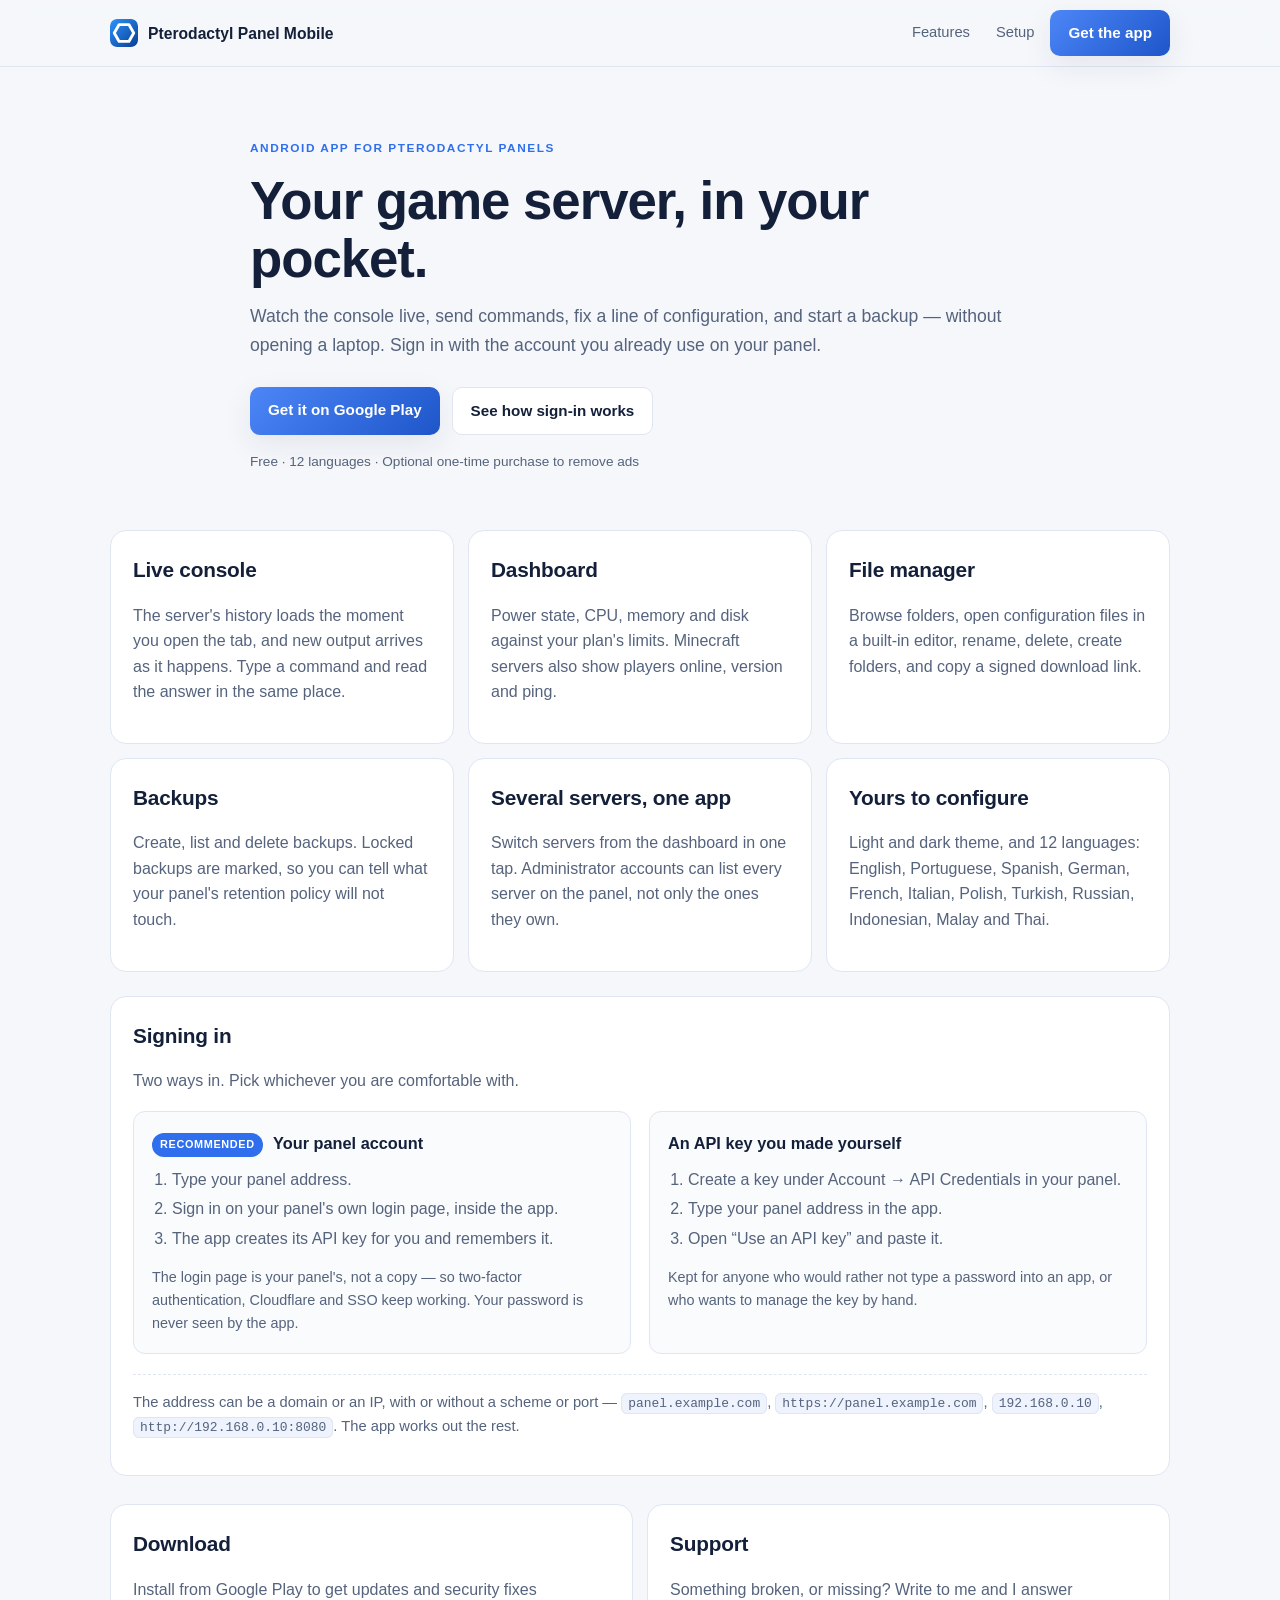
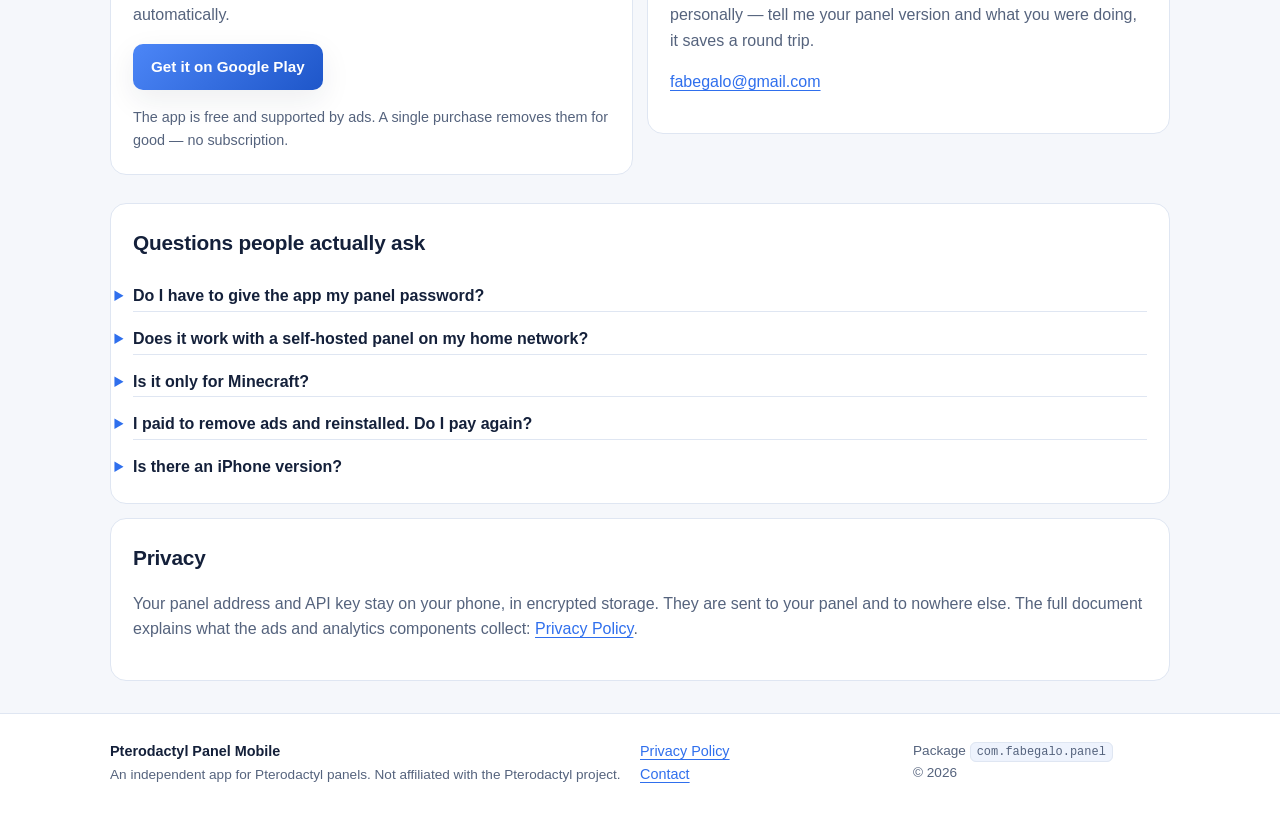
<file: index.html>
<!doctype html>
<html lang="en-US">
  <head>
    <meta charset="UTF-8" />
    <meta name="viewport" content="width=device-width, initial-scale=1.0" />
    <meta name="color-scheme" content="light dark" />
    <title>Pterodactyl Panel Mobile — manage your game server from your phone</title>
    <meta
      name="description"
      content="Android app for Pterodactyl panels. Watch the console live, send commands, edit configuration files, and create backups from your phone. Sign in with your panel account — no API key needed."
    />
    <link rel="canonical" href="https://fabegalo.github.io/pterodactyl-panel-site/" />

    <!-- Link previews. Most people meet this page as a URL pasted into a
         Discord server, and without these it arrives as a bare blue link. -->
    <meta property="og:type" content="website" />
    <meta property="og:title" content="Pterodactyl Panel Mobile" />
    <meta
      property="og:description"
      content="Watch the console live, send commands, edit files, and create backups for your game server — from your phone."
    />
    <meta property="og:image" content="https://fabegalo.github.io/pterodactyl-panel-site/og-image.png" />
    <meta property="og:image:width" content="1200" />
    <meta property="og:image:height" content="630" />
    <meta property="og:url" content="https://fabegalo.github.io/pterodactyl-panel-site/" />
    <meta name="twitter:card" content="summary_large_image" />

    <!-- The tab mark is the hexagon alone. The full app icon has the sliders
         and the bird in it too, which is right at launcher size and unreadable
         once a browser draws it at 16px. The home-screen icon keeps the full
         artwork, because 180px has room for it. -->
    <link rel="icon" href="./favicon.svg" type="image/svg+xml" />
    <link rel="icon" href="./favicon-32.png" sizes="32x32" />
    <link rel="icon" href="./favicon-16.png" sizes="16x16" />
    <link rel="apple-touch-icon" href="./icon-180.png" />
    <link rel="stylesheet" href="styles.css" />

    <!-- Tells Google this page is about an app, so the result can carry the
         icon and the store link rather than a plain title. -->
    <script type="application/ld+json">
      {
        "@context": "https://schema.org",
        "@type": "SoftwareApplication",
        "name": "Pterodactyl Panel Mobile",
        "operatingSystem": "Android",
        "applicationCategory": "UtilitiesApplication",
        "url": "https://play.google.com/store/apps/details?id=com.fabegalo.panel",
        "offers": { "@type": "Offer", "price": "0", "priceCurrency": "USD" }
      }
    </script>
  </head>
  <body>
    <a class="skip" href="#main">Skip to content</a>

    <header class="site-header">
      <div class="wrap">
        <a class="brand" href="#top">
          <img src="./favicon.svg" alt="" width="28" height="28" />
          <span>Pterodactyl Panel Mobile</span>
        </a>
        <nav class="actions" aria-label="Main">
          <a class="nav-link" href="#features">Features</a>
          <a class="nav-link" href="#setup">Setup</a>
          <a class="btn btn-main" href="#download">Get the app</a>
        </nav>
      </div>
    </header>

    <main id="main">
      <section class="hero wrap" id="top">
        <p class="eyebrow">Android app for Pterodactyl panels</p>
        <h1>Your game server, in your pocket.</h1>
        <p class="lead">
          Watch the console live, send commands, fix a line of configuration, and start a
          backup — without opening a laptop. Sign in with the account you already use on
          your panel.
        </p>
        <div class="hero-cta">
          <a class="btn btn-main" href="https://play.google.com/store/apps/details?id=com.fabegalo.panel" target="_blank" rel="noreferrer">
            Get it on Google Play
          </a>
          <a class="btn btn-soft" href="#setup">See how sign-in works</a>
        </div>
        <p class="micro">Free · 12 languages · Optional one-time purchase to remove ads</p>
      </section>

      <section class="wrap cards" id="features" aria-label="Features">
        <article class="card">
          <h2>Live console</h2>
          <p>
            The server's history loads the moment you open the tab, and new output arrives as
            it happens. Type a command and read the answer in the same place.
          </p>
        </article>
        <article class="card">
          <h2>Dashboard</h2>
          <p>
            Power state, CPU, memory and disk against your plan's limits. Minecraft servers
            also show players online, version and ping.
          </p>
        </article>
        <article class="card">
          <h2>File manager</h2>
          <p>
            Browse folders, open configuration files in a built-in editor, rename, delete,
            create folders, and copy a signed download link.
          </p>
        </article>
        <article class="card">
          <h2>Backups</h2>
          <p>
            Create, list and delete backups. Locked backups are marked, so you can tell what
            your panel's retention policy will not touch.
          </p>
        </article>
        <article class="card">
          <h2>Several servers, one app</h2>
          <p>
            Switch servers from the dashboard in one tap. Administrator accounts can list
            every server on the panel, not only the ones they own.
          </p>
        </article>
        <article class="card">
          <h2>Yours to configure</h2>
          <p>
            Light and dark theme, and 12 languages: English, Portuguese, Spanish, German,
            French, Italian, Polish, Turkish, Russian, Indonesian, Malay and Thai.
          </p>
        </article>
      </section>

      <section class="wrap panel" id="setup">
        <h2>Signing in</h2>
        <p>Two ways in. Pick whichever you are comfortable with.</p>

        <div class="ways">
          <div class="way">
            <h3><span class="badge">Recommended</span> Your panel account</h3>
            <ol>
              <li>Type your panel address.</li>
              <li>Sign in on your panel's own login page, inside the app.</li>
              <li>The app creates its API key for you and remembers it.</li>
            </ol>
            <p class="note">
              The login page is your panel's, not a copy — so two-factor authentication,
              Cloudflare and SSO keep working. Your password is never seen by the app.
            </p>
          </div>

          <div class="way">
            <h3>An API key you made yourself</h3>
            <ol>
              <li>Create a key under Account → API Credentials in your panel.</li>
              <li>Type your panel address in the app.</li>
              <li>Open “Use an API key” and paste it.</li>
            </ol>
            <p class="note">
              Kept for anyone who would rather not type a password into an app, or who wants
              to manage the key by hand.
            </p>
          </div>
        </div>

        <p class="hint">
          The address can be a domain or an IP, with or without a scheme or port —
          <code>panel.example.com</code>, <code>https://panel.example.com</code>,
          <code>192.168.0.10</code>, <code>http://192.168.0.10:8080</code>. The app works
          out the rest.
        </p>
      </section>

      <section class="wrap split" id="download">
        <div class="panel">
          <h2>Download</h2>
          <p>Install from Google Play to get updates and security fixes automatically.</p>
          <p>
            <a class="btn btn-main" href="https://play.google.com/store/apps/details?id=com.fabegalo.panel" target="_blank" rel="noreferrer">
              Get it on Google Play
            </a>
          </p>
          <p class="note">
            The app is free and supported by ads. A single purchase removes them for good —
            no subscription.
          </p>
        </div>
        <div class="panel">
          <h2>Support</h2>
          <p>
            Something broken, or missing? Write to me and I answer personally — tell me your
            panel version and what you were doing, it saves a round trip.
          </p>
          <p>
            <a class="link" href="mailto:fabegalo@gmail.com">fabegalo@gmail.com</a>
          </p>
        </div>
      </section>

      <section class="wrap panel" id="faq">
        <h2>Questions people actually ask</h2>

        <details>
          <summary>Do I have to give the app my panel password?</summary>
          <p>
            No. The app opens your panel's real login page and never reads what you type into
            it. What it keeps afterwards is an API key, stored in the phone's encrypted
            keystore.
          </p>
        </details>

        <details>
          <summary>Does it work with a self-hosted panel on my home network?</summary>
          <p>
            Yes, as long as your phone can reach it. Plain <code>http://</code> addresses and
            custom ports are supported.
          </p>
        </details>

        <details>
          <summary>Is it only for Minecraft?</summary>
          <p>
            No. Anything Pterodactyl hosts works: console, files, backups and power controls
            are the same everywhere. The extra card with players and ping only appears for
            Minecraft servers, because that is where the query protocol exists.
          </p>
        </details>

        <details>
          <summary>I paid to remove ads and reinstalled. Do I pay again?</summary>
          <p>
            No. The purchase is tied to your Google account. Reinstall, open the app, and it
            restores itself; there is also a restore button on the Remove Ads screen.
          </p>
        </details>

        <details>
          <summary>Is there an iPhone version?</summary>
          <p>Not yet. The app is Android only for now.</p>
        </details>
      </section>

      <section class="wrap panel" id="legal">
        <h2>Privacy</h2>
        <p>
          Your panel address and API key stay on your phone, in encrypted storage. They are
          sent to your panel and to nowhere else. The full document explains what the ads and
          analytics components collect:
          <a class="link" href="./privacy-policy.html">Privacy Policy</a>.
        </p>
      </section>
    </main>

    <footer class="site-footer">
      <div class="wrap footer-grid">
        <p><strong>Pterodactyl Panel Mobile</strong><br /><span class="micro">An independent app for Pterodactyl panels. Not affiliated with the Pterodactyl project.</span></p>
        <p>
          <a class="link" href="./privacy-policy.html">Privacy Policy</a><br />
          <a class="link" href="mailto:fabegalo@gmail.com">Contact</a>
        </p>
        <p class="micro">
          Package <code>com.fabegalo.panel</code><br />
          <span id="year"></span>
        </p>
      </div>
    </footer>

    <script>
      document.getElementById('year').textContent = '© ' + new Date().getFullYear();
    </script>
  </body>
</html>
</file>
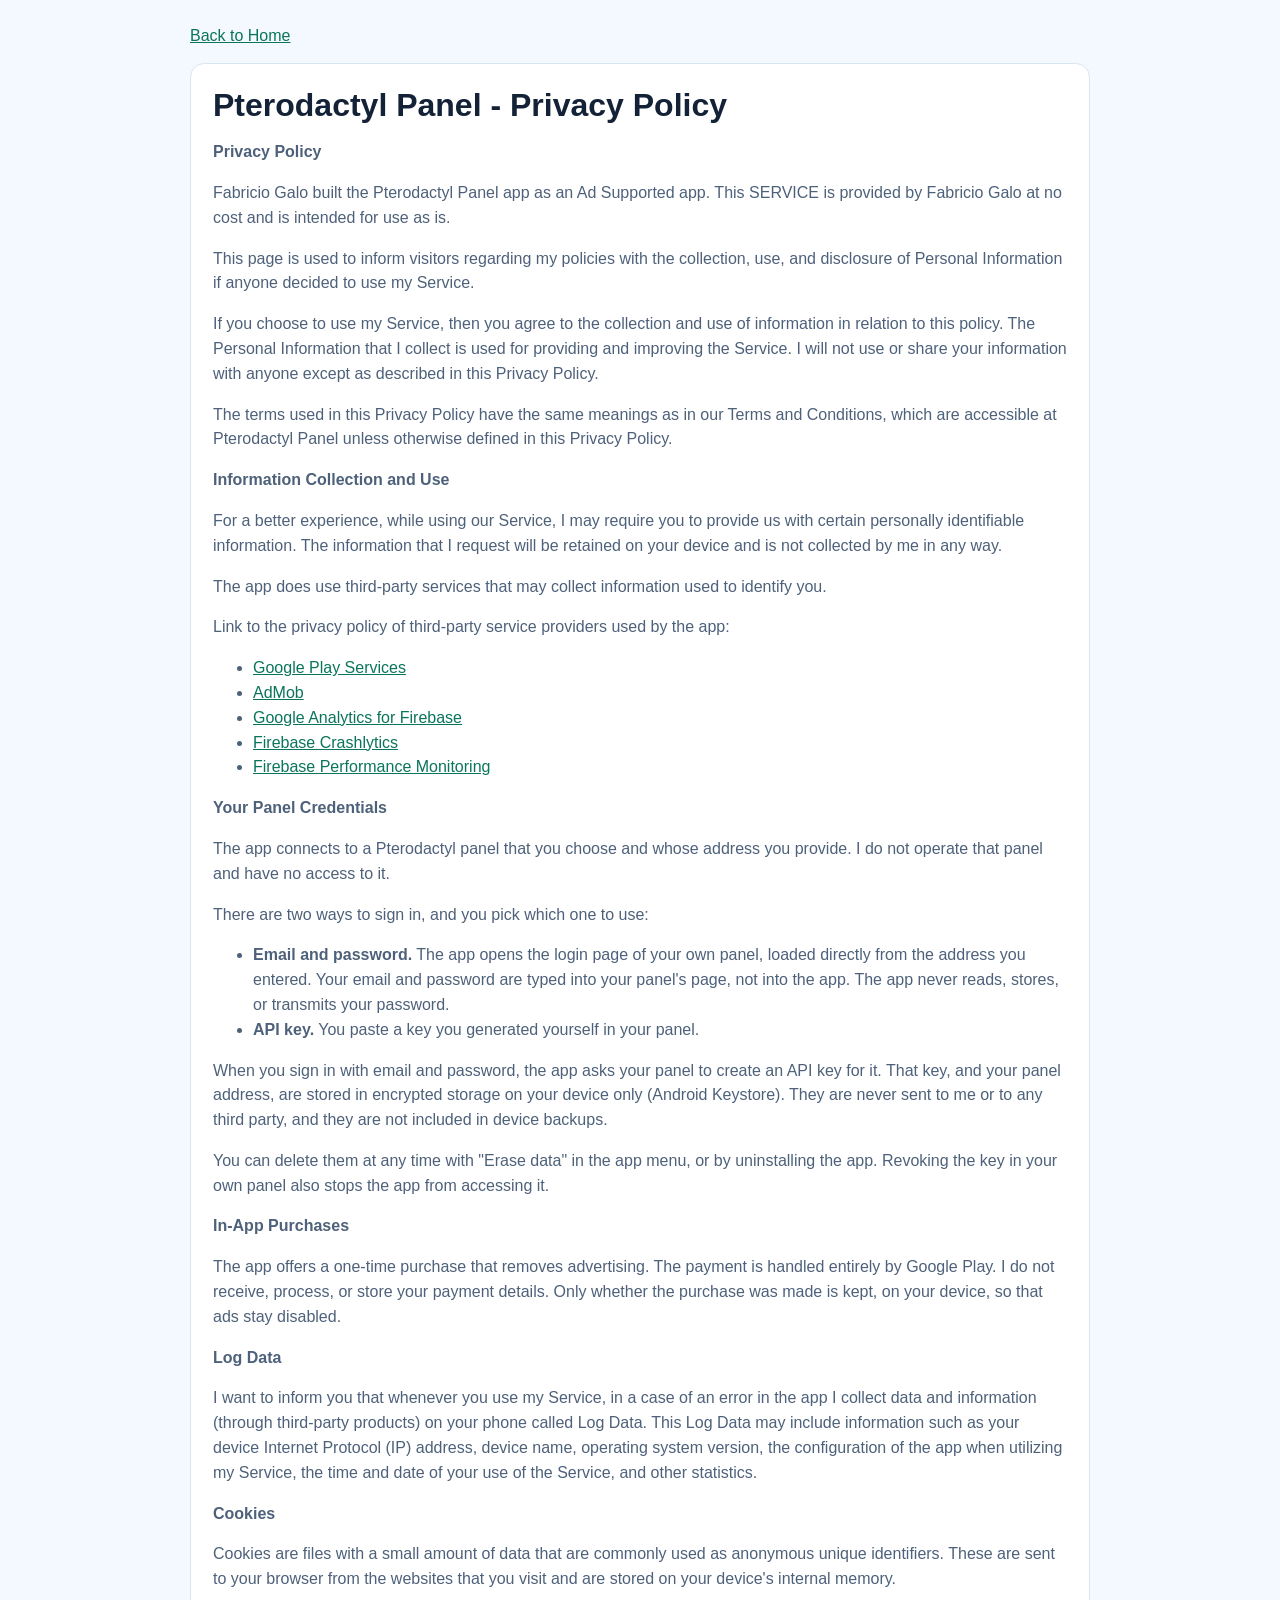
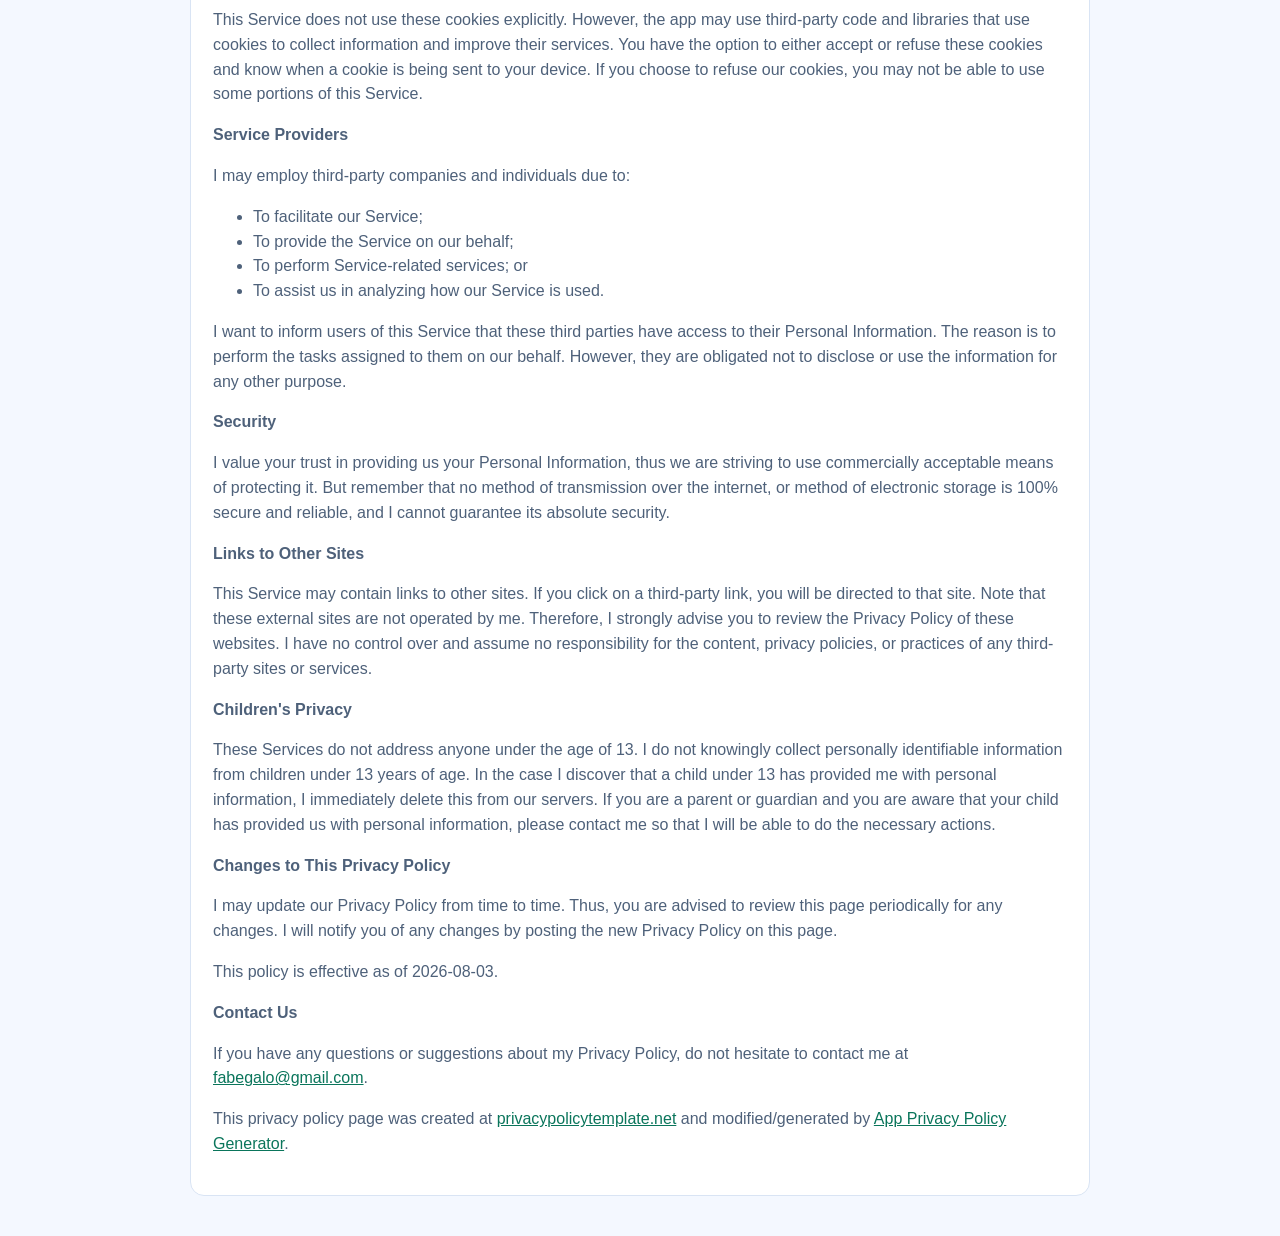
<file: privacy-policy.html>
<!doctype html>
<html lang="en-US">
  <head>
    <meta charset="UTF-8" />
    <meta name="viewport" content="width=device-width, initial-scale=1.0" />
    <meta
      name="description"
      content="Privacy Policy for Pterodactyl Panel Mobile."
    />
    <title>Pterodactyl Panel - Privacy Policy</title>
    <style>
      :root {
        --ink: #132237;
        --muted: #4e617a;
        --paper: #f4f8ff;
        --card: #ffffff;
        --line: #d9e4f4;
      }

      * {
        box-sizing: border-box;
      }

      body {
        margin: 0;
        padding: 24px 0 40px;
        font-family: "Helvetica Neue", Helvetica, Arial, sans-serif;
        color: var(--ink);
        line-height: 1.55;
        background: var(--paper);
      }

      .wrap {
        width: min(900px, 92vw);
        margin: 0 auto;
      }

      .card {
        background: var(--card);
        border: 1px solid var(--line);
        border-radius: 14px;
        padding: 22px;
      }

      h1 {
        margin-top: 0;
        margin-bottom: 8px;
        line-height: 1.2;
      }

      p,
      li {
        color: var(--muted);
      }

      a {
        color: #0a755b;
      }

      .top-nav {
        margin-bottom: 14px;
      }
    </style>
  </head>
  <body>
    <div class="wrap">
      <div class="top-nav">
        <a href="./index.html">Back to Home</a>
      </div>

      <div class="card">
        <h1>Pterodactyl Panel - Privacy Policy</h1>
        <p><strong>Privacy Policy</strong></p>
        <p>
          Fabricio Galo built the Pterodactyl Panel app as an Ad Supported app.
          This SERVICE is provided by Fabricio Galo at no cost and is intended
          for use as is.
        </p>
        <p>
          This page is used to inform visitors regarding my policies with the
          collection, use, and disclosure of Personal Information if anyone
          decided to use my Service.
        </p>
        <p>
          If you choose to use my Service, then you agree to the collection and
          use of information in relation to this policy. The Personal
          Information that I collect is used for providing and improving the
          Service. I will not use or share your information with anyone except
          as described in this Privacy Policy.
        </p>
        <p>
          The terms used in this Privacy Policy have the same meanings as in
          our Terms and Conditions, which are accessible at Pterodactyl Panel
          unless otherwise defined in this Privacy Policy.
        </p>

        <p><strong>Information Collection and Use</strong></p>
        <p>
          For a better experience, while using our Service, I may require you
          to provide us with certain personally identifiable information. The
          information that I request will be retained on your device and is not
          collected by me in any way.
        </p>
        <p>
          The app does use third-party services that may collect information
          used to identify you.
        </p>
        <p>
          Link to the privacy policy of third-party service providers used by
          the app:
        </p>
        <ul>
          <li>
            <a
              href="https://www.google.com/policies/privacy/"
              target="_blank"
              rel="noopener noreferrer"
              >Google Play Services</a
            >
          </li>
          <li>
            <a
              href="https://support.google.com/admob/answer/6128543?hl=en"
              target="_blank"
              rel="noopener noreferrer"
              >AdMob</a
            >
          </li>
          <li>
            <a
              href="https://firebase.google.com/policies/analytics"
              target="_blank"
              rel="noopener noreferrer"
              >Google Analytics for Firebase</a
            >
          </li>
          <li>
            <a
              href="https://firebase.google.com/support/privacy/"
              target="_blank"
              rel="noopener noreferrer"
              >Firebase Crashlytics</a
            >
          </li>
          <li>
            <a
              href="https://firebase.google.com/support/privacy/"
              target="_blank"
              rel="noopener noreferrer"
              >Firebase Performance Monitoring</a
            >
          </li>
        </ul>

        <p><strong>Your Panel Credentials</strong></p>
        <p>
          The app connects to a Pterodactyl panel that you choose and whose
          address you provide. I do not operate that panel and have no access
          to it.
        </p>
        <p>There are two ways to sign in, and you pick which one to use:</p>
        <ul>
          <li>
            <strong>Email and password.</strong> The app opens the login page of
            your own panel, loaded directly from the address you entered. Your
            email and password are typed into your panel's page, not into the
            app. The app never reads, stores, or transmits your password.
          </li>
          <li>
            <strong>API key.</strong> You paste a key you generated yourself in
            your panel.
          </li>
        </ul>
        <p>
          When you sign in with email and password, the app asks your panel to
          create an API key for it. That key, and your panel address, are stored
          in encrypted storage on your device only (Android Keystore). They are
          never sent to me or to any third party, and they are not included in
          device backups.
        </p>
        <p>
          You can delete them at any time with "Erase data" in the app menu, or
          by uninstalling the app. Revoking the key in your own panel also stops
          the app from accessing it.
        </p>

        <p><strong>In-App Purchases</strong></p>
        <p>
          The app offers a one-time purchase that removes advertising. The
          payment is handled entirely by Google Play. I do not receive, process,
          or store your payment details. Only whether the purchase was made is
          kept, on your device, so that ads stay disabled.
        </p>

        <p><strong>Log Data</strong></p>
        <p>
          I want to inform you that whenever you use my Service, in a case of
          an error in the app I collect data and information (through
          third-party products) on your phone called Log Data. This Log Data
          may include information such as your device Internet Protocol (IP)
          address, device name, operating system version, the configuration of
          the app when utilizing my Service, the time and date of your use of
          the Service, and other statistics.
        </p>

        <p><strong>Cookies</strong></p>
        <p>
          Cookies are files with a small amount of data that are commonly used
          as anonymous unique identifiers. These are sent to your browser from
          the websites that you visit and are stored on your device's internal
          memory.
        </p>
        <p>
          This Service does not use these cookies explicitly. However, the app
          may use third-party code and libraries that use cookies to collect
          information and improve their services. You have the option to either
          accept or refuse these cookies and know when a cookie is being sent
          to your device. If you choose to refuse our cookies, you may not be
          able to use some portions of this Service.
        </p>

        <p><strong>Service Providers</strong></p>
        <p>I may employ third-party companies and individuals due to:</p>
        <ul>
          <li>To facilitate our Service;</li>
          <li>To provide the Service on our behalf;</li>
          <li>To perform Service-related services; or</li>
          <li>To assist us in analyzing how our Service is used.</li>
        </ul>
        <p>
          I want to inform users of this Service that these third parties have
          access to their Personal Information. The reason is to perform the
          tasks assigned to them on our behalf. However, they are obligated not
          to disclose or use the information for any other purpose.
        </p>

        <p><strong>Security</strong></p>
        <p>
          I value your trust in providing us your Personal Information, thus we
          are striving to use commercially acceptable means of protecting it.
          But remember that no method of transmission over the internet, or
          method of electronic storage is 100% secure and reliable, and I
          cannot guarantee its absolute security.
        </p>

        <p><strong>Links to Other Sites</strong></p>
        <p>
          This Service may contain links to other sites. If you click on a
          third-party link, you will be directed to that site. Note that these
          external sites are not operated by me. Therefore, I strongly advise
          you to review the Privacy Policy of these websites. I have no control
          over and assume no responsibility for the content, privacy policies,
          or practices of any third-party sites or services.
        </p>

        <p><strong>Children's Privacy</strong></p>
        <p>
          These Services do not address anyone under the age of 13. I do not
          knowingly collect personally identifiable information from children
          under 13 years of age. In the case I discover that a child under 13
          has provided me with personal information, I immediately delete this
          from our servers. If you are a parent or guardian and you are aware
          that your child has provided us with personal information, please
          contact me so that I will be able to do the necessary actions.
        </p>

        <p><strong>Changes to This Privacy Policy</strong></p>
        <p>
          I may update our Privacy Policy from time to time. Thus, you are
          advised to review this page periodically for any changes. I will
          notify you of any changes by posting the new Privacy Policy on this
          page.
        </p>
        <p>This policy is effective as of 2026-08-03.</p>

        <p><strong>Contact Us</strong></p>
        <p>
          If you have any questions or suggestions about my Privacy Policy, do
          not hesitate to contact me at
          <a href="mailto:fabegalo@gmail.com">fabegalo@gmail.com</a>.
        </p>
        <p>
          This privacy policy page was created at
          <a
            href="https://privacypolicytemplate.net"
            target="_blank"
            rel="noopener noreferrer"
            >privacypolicytemplate.net</a
          >
          and modified/generated by
          <a
            href="https://app-privacy-policy-generator.nisrulz.com/"
            target="_blank"
            rel="noopener noreferrer"
            >App Privacy Policy Generator</a
          >.
        </p>
      </div>
    </div>
  </body>
</html>
</file>
<file: styles.css>
/* Palette taken from the app's own theme, so the page and the icon it links to
   look like the same product. Dark mode is not decoration here: the app ships
   both themes, and a blinding white page from a dark phone at 2am is exactly
   when someone is checking on a crashed server. */
:root {
  color-scheme: light dark;

  --brand: #2f6fed;
  --brand-deep: #1e56c9;
  --brand-bright: #4c86f7;

  --ink: #14203a;
  --muted: #55637d;
  --paper: #f5f7fb;
  --surface: #ffffff;
  --line: #dfe6f2;
  --code-bg: #eef3fd;
  --shadow: 0 10px 30px rgba(20, 32, 58, 0.08);
}

@media (prefers-color-scheme: dark) {
  :root {
    --ink: #e8edf7;
    --muted: #9aa8c0;
    --paper: #0e1218;
    --surface: #161b24;
    --line: #262e3b;
    --code-bg: #1b2230;
    --shadow: 0 10px 30px rgba(0, 0, 0, 0.35);
    --brand: #6ea1ff;
    --brand-deep: #4c86f7;
  }
}

* {
  box-sizing: border-box;
}

html {
  scroll-behavior: smooth;
}

@media (prefers-reduced-motion: reduce) {
  html {
    scroll-behavior: auto;
  }

  * {
    transition: none !important;
  }
}

body {
  margin: 0;
  /* System stack: no font CDN, so the page has no third-party connection to
     disclose and nothing blocking the first paint. */
  font-family: -apple-system, BlinkMacSystemFont, "Segoe UI", Roboto,
    "Helvetica Neue", Arial, sans-serif;
  color: var(--ink);
  background: var(--paper);
  line-height: 1.6;
  -webkit-font-smoothing: antialiased;
}

.wrap {
  width: min(1060px, 92vw);
  margin: 0 auto;
}

/* Keyboard users land here first; it stays out of the way until focused. */
.skip {
  position: absolute;
  left: -9999px;
  background: var(--brand);
  color: #fff;
  padding: 10px 16px;
  border-radius: 0 0 10px 0;
  z-index: 20;
}

.skip:focus {
  left: 0;
  top: 0;
}

/* --- header --------------------------------------------------------------- */

.site-header {
  position: sticky;
  top: 0;
  z-index: 10;
  backdrop-filter: blur(10px);
  background: color-mix(in srgb, var(--paper) 88%, transparent);
  border-bottom: 1px solid var(--line);
}

.site-header .wrap {
  display: flex;
  justify-content: space-between;
  align-items: center;
  gap: 12px;
  padding: 10px 0;
}

.brand {
  display: flex;
  align-items: center;
  gap: 10px;
  text-decoration: none;
  color: var(--ink);
  font-weight: 700;
  font-size: 0.98rem;
}

.brand img {
  border-radius: 7px;
  flex-shrink: 0;
}

.actions {
  display: flex;
  align-items: center;
  gap: 6px;
}

.nav-link {
  color: var(--muted);
  text-decoration: none;
  font-size: 0.92rem;
  padding: 8px 10px;
  border-radius: 8px;
}

.nav-link:hover {
  color: var(--ink);
  background: var(--code-bg);
}

/* --- buttons -------------------------------------------------------------- */

.btn {
  display: inline-block;
  text-decoration: none;
  font-weight: 600;
  font-size: 0.95rem;
  border-radius: 10px;
  padding: 11px 18px;
  transition: transform 0.15s ease, box-shadow 0.15s ease;
}

.btn:hover {
  transform: translateY(-1px);
}

.btn-main {
  background: linear-gradient(135deg, var(--brand-bright), var(--brand-deep));
  color: #fff;
  box-shadow: var(--shadow);
}

.btn-soft {
  color: var(--ink);
  border: 1px solid var(--line);
  background: var(--surface);
}

/* --- hero ----------------------------------------------------------------- */

.hero {
  padding: 72px 0 34px;
  max-width: 780px;
}

.eyebrow {
  margin: 0;
  color: var(--brand);
  text-transform: uppercase;
  font-size: 0.74rem;
  letter-spacing: 0.13em;
  font-weight: 700;
}

h1 {
  margin: 14px 0;
  font-size: clamp(2.1rem, 5vw, 3.3rem);
  line-height: 1.1;
  letter-spacing: -0.02em;
}

h2 {
  font-size: 1.3rem;
  letter-spacing: -0.01em;
  margin-top: 0;
  margin-bottom: 10px;
}

h3 {
  font-size: 1.02rem;
  margin: 0 0 10px;
}

.lead {
  color: var(--muted);
  font-size: 1.1rem;
  margin: 0;
}

.hero-cta {
  margin-top: 28px;
  display: flex;
  gap: 12px;
  flex-wrap: wrap;
}

.micro {
  color: var(--muted);
  font-size: 0.85rem;
}

.hero .micro {
  margin-top: 16px;
}

/* --- blocks --------------------------------------------------------------- */

.cards {
  display: grid;
  grid-template-columns: repeat(3, minmax(0, 1fr));
  gap: 14px;
  padding: 10px 0;
}

.card,
.panel {
  background: var(--surface);
  border: 1px solid var(--line);
  border-radius: 16px;
  padding: 22px;
}

.card p,
.panel p,
.panel li,
.panel summary + p {
  color: var(--muted);
}

.panel {
  margin: 14px auto;
}

.split {
  display: grid;
  grid-template-columns: repeat(2, minmax(0, 1fr));
  gap: 14px;
  align-items: start;
}

/* Two sign-in routes side by side, because presenting them in sequence made
   the manual one look like a fallback for when the first fails. */
.ways {
  display: grid;
  grid-template-columns: repeat(2, minmax(0, 1fr));
  gap: 18px;
  margin-top: 18px;
}

.way {
  border: 1px solid var(--line);
  border-radius: 12px;
  padding: 18px;
  background: color-mix(in srgb, var(--paper) 55%, transparent);
}

.way ol {
  margin: 0;
  padding-left: 20px;
  color: var(--muted);
}

.way li {
  margin-bottom: 4px;
}

.badge {
  display: inline-block;
  background: var(--brand);
  color: #fff;
  font-size: 0.68rem;
  font-weight: 700;
  text-transform: uppercase;
  letter-spacing: 0.06em;
  padding: 3px 8px;
  border-radius: 999px;
  vertical-align: middle;
  margin-right: 6px;
}

.note {
  font-size: 0.9rem;
  margin-bottom: 0;
}

.hint {
  margin-top: 20px;
  padding-top: 16px;
  border-top: 1px dashed var(--line);
  font-size: 0.92rem;
}

details {
  border-top: 1px solid var(--line);
  padding: 14px 0 2px;
}

details:first-of-type {
  border-top: none;
}

summary {
  cursor: pointer;
  font-weight: 600;
  list-style-position: outside;
}

summary::marker {
  color: var(--brand);
}

details p {
  margin: 10px 0 4px;
}

code {
  background: var(--code-bg);
  border: 1px solid var(--line);
  border-radius: 6px;
  padding: 2px 6px;
  font-family: ui-monospace, Consolas, "Courier New", monospace;
  font-size: 0.88em;
  /* A long address must wrap rather than push the page sideways on a phone. */
  overflow-wrap: anywhere;
}

.link {
  color: var(--brand);
  text-underline-offset: 3px;
}

/* --- footer --------------------------------------------------------------- */

.site-footer {
  margin-top: 32px;
  border-top: 1px solid var(--line);
  background: var(--surface);
}

.footer-grid {
  padding: 26px 0 34px;
  display: grid;
  grid-template-columns: 2fr 1fr 1fr;
  gap: 16px;
  font-size: 0.9rem;
  align-items: start;
}

.footer-grid p {
  margin: 0;
}

/* --- responsive ----------------------------------------------------------- */

@media (max-width: 900px) {
  .cards {
    grid-template-columns: repeat(2, minmax(0, 1fr));
  }

  .footer-grid {
    grid-template-columns: 1fr;
  }
}

@media (max-width: 680px) {
  .cards,
  .split,
  .ways {
    grid-template-columns: 1fr;
  }

  .hero {
    padding-top: 44px;
  }

  /* The header stays one row. Stacking it turned the sticky bar into a block
     that ate a third of a small screen on every scroll. */
  .nav-link {
    display: none;
  }

  .brand span {
    font-size: 0.9rem;
  }

  .btn {
    padding: 10px 14px;
  }

  .hero-cta .btn {
    width: 100%;
    text-align: center;
  }
}
</file>
